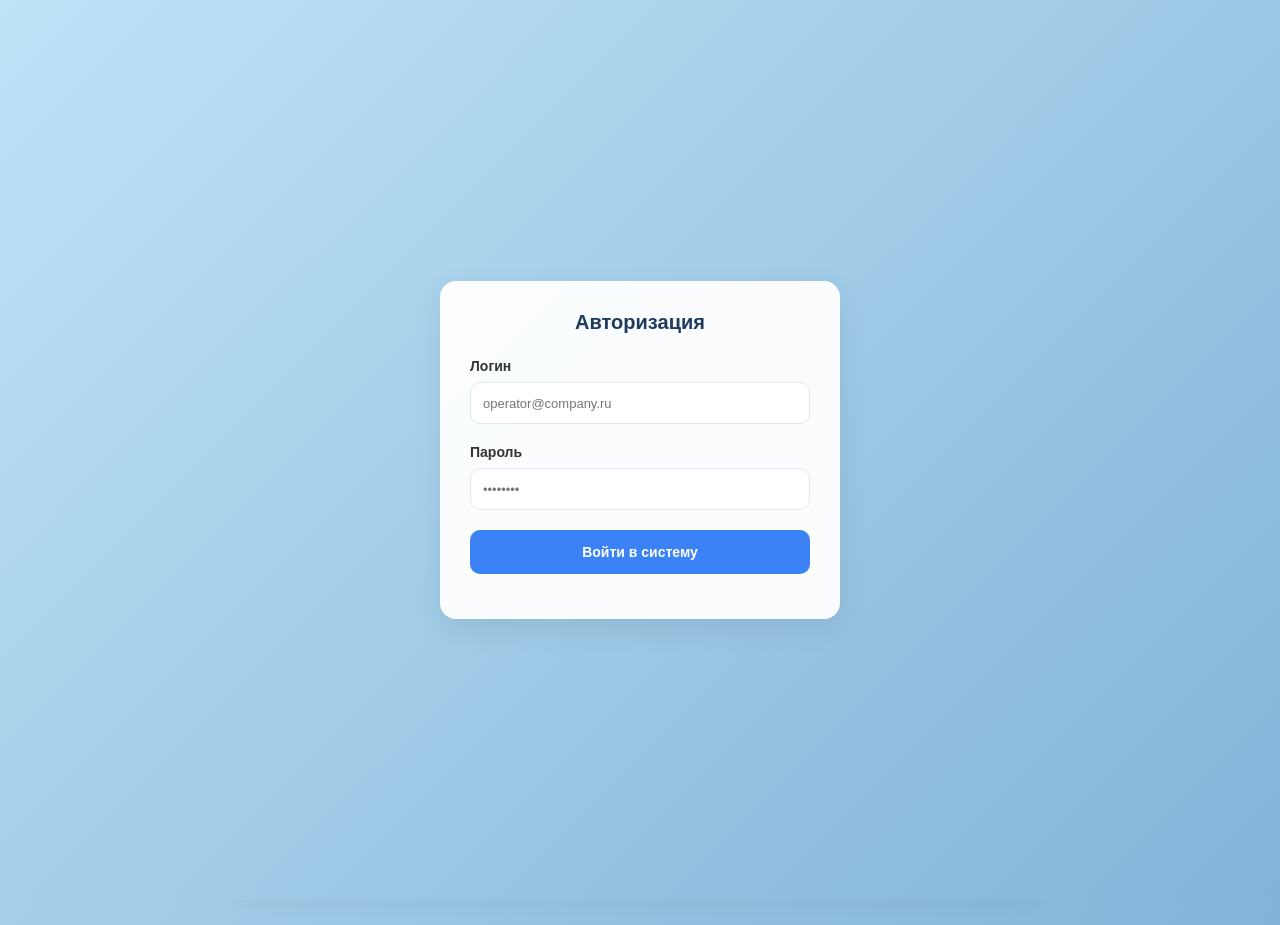
<file: index.html>
<!DOCTYPE html>
<html lang="ru">
<head>
    <meta charset="UTF-8">
    <link rel="icon" type="image/jpeg" href="./favicon.jpg?v=2">
    <link rel="shortcut icon" type="image/jpeg" href="./favicon.jpg?v=2">
    <meta name="viewport" content="width=device-width, initial-scale=1.0">
    <title>My let</title>
    <link rel="stylesheet" href="style.css">
    
    <!-- Дополнительные служебные классы, заменяющие инлайн-стили -->
    <style>
        .flex-row { display: flex; gap: 10px; margin-bottom: 15px; width: 100%; }
        .flex-1 { flex: 1; }
        .flex-2 { flex: 2; }
        .w-100 { width: 100%; }
        .single-line { height: 42px !important; margin-bottom: 0; padding: 10px 12px; }
        .small-label { font-size: 11px !important; color: var(--text-muted) !important; text-transform: uppercase; margin-bottom: 6px; }
        .text-center { text-align: center; }
        .mb-20 { margin-bottom: 20px; }
        .mt-12 { margin-top: 12px; }
        .status-message { margin-top: 15px; font-size: 13px; text-align: center; font-weight: 500; }
        .auth-card { max-width: 400px; margin: auto; }
        .hide { display: none; }
    </style>
</head>
<body>

<!-- ЭКРАН АВТОРИЗАЦИИ -->
<div id="auth-overlay" class="modal-overlay open" style="z-index: 9999; background: var(--bg-main);">
    <div class="app-card auth-card">
        
        <!-- БЛОК ЗАГРУЗКИ: Показывается по умолчанию -->
        <div id="auth-initial-loader" style="text-align: center; padding: 30px 0;">
            <div style="font-size: 32px; margin-bottom: 16px; animation: pulse 1.5s infinite;">⏳</div>
            <h3 style="color: var(--text-main);">Проверка доступа...</h3>
        </div>

        <!-- ФОРМА ТОЛЬКО ДЛЯ ВХОДА -->
        <div id="auth-main-ui" class="hide">
            <h2 id="auth-title" class="app-title">Авторизация</h2>

            <form id="auth-form" onsubmit="event.preventDefault(); handleAuthSubmit();">
                <div class="input-group">
                    <label class="input-label">Логин</label>
                    <input type="email" id="auth-email" class="input-textarea single-line" placeholder="operator@company.ru">
                </div>
                <div class="input-group mb-20">
                    <label class="input-label">Пароль</label>
                    <input type="password" id="auth-password" class="input-textarea single-line" placeholder="••••••••">
                </div>

                <button type="submit" id="auth-submit-btn" class="btn-main btn-primary w-100">Войти в систему</button>
                <div id="auth-status-message" class="status-message"></div>
            </form>
        </div>
        
    </div> <!-- 👈 ВОТ ЭТИ ДВА ТЕГА ТЫ СЛУЧАЙНО УДАЛИЛ -->
</div> <!-- 👈 ТЕПЕРЬ ОНИ НА МЕСТЕ И ОКНО ЗАКРЫТО ПРАВИЛЬНО -->

<!-- ГЛАВНАЯ КАРТОЧКА ПРИЛОЖЕНИЯ -->
<div class="app-card">
    <div class="status-bar-top">
        <span class="status-active">🟢 База городов: активна...</span>
        <span class="status-refresh-btn" onclick="updateDatabase()">🔄 Обновить базу сейчас</span>
    </div>
    
    <h1 class="app-title" id="app-welcome-title">🚌 Добро пожаловать!</h1>
    
    <div class="top-navbar">
        <button id="btn-search-city" onclick="setSearchMode('city')" class="nav-btn active">🏙️ Искать по городу или коду магазина</button>        
        <!-- 🆕 КНОПКА ПЕРЕХОДА В ПЕРЕРЫВЫ (Скрыта по умолчанию) -->
        <button id="btn-go-to-breaks" onclick="window.location.href='breaks.html'" class="nav-btn hide" style="background: rgba(0, 174, 239, 0.1); border: 1px solid rgba(0,174,239,0.4); color: #00aeef; font-weight: bold; margin-left: auto;">
            🎛 Админка
        </button>

        <button id="theme-toggle-btn" onclick="toggleTheme()" class="nav-btn" style="flex: 0 0 auto; width: 44px; padding: 10px 0; font-size: 16px;">🌙</button>
        <button onclick="handleLogout()" class="btn-logout" title="Выйти из системы">🚪 Выйти</button>
    </div>

    <div class="order-management-panel">
        <button onclick="buildOrderProcessingModal()" class="btn-order-action">⚙️ Обработать заказ</button>
        <button onclick="openFloatingModal('modal-waiting-list')" class="btn-order-action" style="position: relative;">
            ⏳ Лист ожидания
            <span id="wl-badge-counter" class="mac-notification-badge hide">0</span>
        </button>
        <button onclick="openFloatingModal('modal-send-form')" class="btn-order-action">✉️ Форма отправки</button>
    </div>

    <!-- Контейнер списков товаров -->
    <div id="lists-container">
        <!-- Блок 1 -->
        <div class="input-group product-list-wrapper" id="group-list-1">
            <div class="flex-header input-group-header">
                <label class="input-label">Товар 1 (Список строк)</label>
                <button class="mac-clear-btn" onclick="clearSpecificProductList(1)" title="Очистить список">×</button>
            </div>
            <textarea id="list-1" class="input-textarea" placeholder="Вставьте первый список строк..."></textarea>
            <div class="flex-row mt-12" style="align-items: center; justify-content: flex-start; margin-bottom: 0;">
                <span class="small-label" style="margin-bottom:0;">🔢 Нужно штук:</span>
                <input type="number" id="stock-filter-1" class="input-textarea single-line" style="width: 100px; padding: 4px 10px;" placeholder="1" min="1">
            </div>
        </div>

        <!-- Блок 2 -->
        <div class="input-group product-list-wrapper" id="group-list-2">
            <div class="flex-header input-group-header">
                <label class="input-label">Товар 2 (Список строк)</label>
                <button class="mac-clear-btn" onclick="clearSpecificProductList(2)" title="Очистить список">×</button>
            </div>
            <textarea id="list-2" class="input-textarea" placeholder="Вставьте второй список строк..."></textarea>
            <div class="flex-row mt-12" style="align-items: center; justify-content: flex-start; margin-bottom: 0;">
                <span class="small-label" style="margin-bottom:0;">🔢 Нужно штук:</span>
                <input type="number" id="stock-filter-2" class="input-textarea single-line" style="width: 100px; padding: 4px 10px;" placeholder="1" min="1">
            </div>
        </div>
    </div>

    <button onclick="addNewList()" class="btn-add">➕ Добавить товар</button>

    <div class="actions-panel">
        <button onclick="startSearch()" class="btn-main btn-primary">🔍 Найти</button>
        <button onclick="resetAllForm()" class="btn-main btn-secondary">🗑 Сбросить</button>
    </div>

    <!-- БЛОК РЕЗУЛЬТАТОВ -->
    <div id="results-section" class="hide">
        <div class="results-card">
            <h3 class="input-label results-title">📊 Результаты анализа:</h3>
            <div id="results-rows-container"></div>

            <div class="geo-block">
                <label class="input-label">📍 Найти ближайший из найденных</label>
                <div class="geo-input-wrapper">
                    <div style="position: relative; flex: 1; width: 100%;">
                        <input type="text" id="geo-search-input" class="input-textarea single-line" style="width: 100%;" placeholder="Введите город, село, деревню клиента..." autocomplete="off">
                        <div id="geo-suggestions" class="suggestions-dropdown hide"></div>
                    </div>
                    <button onclick="findNearestStore()" class="btn-orange">Найти ближайший</button>
                    <button type="button" id="btn-top3" onclick="showTop3Nearest()" class="btn-main btn-secondary" style="flex: none; padding: 0 15px; border-radius: 10px; height: 42px;" title="Показать 3 ближайших города">🏆 Топ-3</button>
                </div>
                <div id="geo-result-output" class="status-message"></div>
            </div>
        </div>
    </div>
</div>

<!-- 🪐 МОДАЛКА 1: ОБРАБОТКА ЗАКАЗА -->
<div id="modal-process-order" class="floating-modal floating-modal-wide hide">
    <div class="floating-modal-header" onmousedown="initModalDrag(event, 'modal-process-order')">
        <span>⚙️ Обработать заказ</span>
        <div class="flex-row" style="width: auto; margin-bottom: 0;">
            <button class="modal-control-btn modal-btn-refresh" onclick="refreshProductContainerOnly()" title="Синхронизировать">🔄</button>
            <button class="modal-control-btn modal-btn-minimize" onclick="minimizeOrderModal()" title="Свернуть">🗕</button>
            <button class="modal-control-btn modal-btn-close" onclick="closeFloatingModal('modal-process-order')" title="Закрыть">🗙</button>
        </div>
    </div>
    <div class="floating-modal-body">
        <div class="modal-columns-container">
            <!-- Левая колонка -->
            <div class="modal-column-left">
              <form autocomplete="new-password" onsubmit="event.preventDefault();">
                <div class="input-group">
                    <label class="input-label small-label">👤 Имя клиента</label>
                    <input type="text" id="script-client-name" class="input-textarea single-line" placeholder="Например: Ольга" oninput="updateLiveScriptText()" autocomplete="off">
                </div>

                <div class="input-group">
                    <label class="input-label small-label">📦 Способ доставки</label>
                    <div class="top-navbar" id="delivery-type-toggle" style="margin-bottom: 0;">
                        <button id="deliv-tab-pvz" onclick="setDeliveryMode('pvz')" class="nav-btn active">🏢 В пункт СДЭК</button>
                        <button id="deliv-tab-courier" onclick="setDeliveryMode('courier')" class="nav-btn">🚗 Курьером</button>
                    </div>
                </div>

                <div class="input-group" id="script-address-group">
                    <label class="input-label small-label" id="script-address-label">📍 Адрес или ПВЗ СДЭК</label>
                    <input type="text" id="script-delivery-address" class="input-textarea single-line" placeholder="Город, улица..." oninput="updateLiveScriptText()" autocomplete="off">
                </div>

                <div class="flex-row">
                    <div class="flex-2">
                        <label class="input-label small-label">👤 ФИО Получателя</label>
                        <input type="text" id="script-rec-fio" class="input-textarea single-line" placeholder="Иванов И.И." oninput="updateLiveScriptText()" autocomplete="off">
                    </div>
                    <div class="flex-1">
                        <label class="input-label small-label">📞 Телефон</label>
                        <input type="text" id="script-rec-phone" class="input-textarea single-line" placeholder="+7 (999)..." oninput="updateLiveScriptText()" autocomplete="off">
                    </div>
                </div>

                <div class="flex-row">
                    <div class="flex-1">
                        <label class="input-label small-label">💰 Стоимость</label>
                        <input type="number" id="script-deliv-price" class="input-textarea single-line" placeholder="0" oninput="updateLiveScriptText()" autocomplete="off">
                    </div>
                    <div class="flex-1">
                        <label class="input-label small-label">⏱️ Срок (Дней)</label>
                        <input type="text" id="script-deliv-days" class="input-textarea single-line" placeholder="2-3 дня" oninput="updateLiveScriptText()" autocomplete="off">
                    </div>
                </div>

                <div class="flex-row">
                    <div class="flex-1 field-active" id="group-script-date">
                        <label class="input-label small-label">📅 Дата оформления</label>
                        <input type="datetime-local" id="script-deliv-date" class="input-textarea single-line w-100" oninput="updateLiveScriptText()">
                    </div>
                    <div class="flex-1 field-muted" id="group-script-order-number">
                        <label class="input-label small-label">🔢 Номер заказа</label>
                        <input type="text" id="script-order-number" class="input-textarea single-line w-100" placeholder="45892" oninput="updateLiveScriptText()">
                    </div>
                </div>

                <div class="input-group hide" id="group-script-manual-store">
                    <label class="input-label small-label" style="color: #ec4899 !important;">🏪 Город и магазин (Вручную)</label>
                    <input type="text" id="script-manual-store" class="input-textarea single-line" placeholder="Москва, ТЦ..." oninput="updateLiveScriptText()">
                </div>

                <label class="input-label small-label" style="color: var(--primary) !important; border-top: 1px dashed var(--border-color); padding-top: 15px;">📦 Список товаров</label>
                <div id="script-products-container"></div>

                <button type="button" onclick="addProductRowToModal()" class="btn-order-action btn-add-modal-product w-100 mt-12 mb-20" style="color: var(--primary);">
                    ➕ Добавить товар в заказ
                </button>
              </form>
            </div>

            <div class="modal-column-divider"></div>

            <!-- Правая колонка -->
            <div class="modal-column-right">
                <div class="flex-row" style="justify-content: space-between; align-items: center; margin-bottom: 8px;">
                    <label class="input-label small-label" style="color: #4338ca !important; margin: 0;">🗣️ Готовый скрипт</label>
                    <label class="script-toggle">
                        <input type="checkbox" id="script-mode-toggle" onchange="handleScriptToggleChange()">
                        <span class="script-toggle-slider"></span>
                    </label>
                </div>
                
                <div id="script-live-output"></div>

                <div class="flex-row" style="margin-bottom: 0;">
                    <button type="button" onclick="openQuickWaitingListModal()" class="btn-main" style="background: #f59e0b; color: white;">⏳ В лист ожидания</button>
                    <button type="button" onclick="copyGeneratedScript(this)" class="btn-main btn-primary">📋 Скопировать в таблицу</button>
                </div>
            </div>
        </div>
    </div>
</div>

<!-- 🪐 МОДАЛКА 2: ФОРМА ОТПРАВКИ -->
<div id="modal-send-form" class="floating-modal shablon-modal-window hide" style="width: 440px;">
    <div class="floating-modal-header" onmousedown="initModalDrag(event, 'modal-send-form')">
        <span>✉️ Шаблоны</span>
        <button type="button" class="modal-close-right" onclick="closeFloatingModal('modal-send-form')"></button>
    </div>
    <div class="floating-modal-body">
        <div id="shablon-list-container" class="shablon-items-wrapper">
            <div class="text-center small-label mt-12">⏳ Загрузка шаблонов...</div>
        </div>
    </div>
</div>

<!-- 🏪 КАРТОЧКА МАГАЗИНА (ПРОСТАЯ МОДАЛКА) -->
<div id="store-modal" class="modal-overlay" onclick="closeModal(event)">
    <div class="modal-content" onclick="event.stopPropagation()">
        <button class="modal-close" onclick="closeModal(null)">×</button>
        <h4 id="modal-store-title" class="input-label">🏪 Карточка магазина</h4>
        <div class="mb-20">
            <span class="small-label">ТОЧНЫЙ АДРЕС ОТГРУЗКИ</span>
            <div class="modal-row">
                <span id="modal-address-text">Загрузка...</span>
                <button onclick="copyText('modal-address-text', this)" class="btn-copy">📋</button>
            </div>
        </div>
        <div class="mb-20">
            <span class="small-label">УНИКАЛЬНЫЙ КОД AXAPTA</span>
            <div class="modal-row">
                <span id="modal-axapta-text">Загрузка...</span>
                <button onclick="copyText('modal-axapta-text', this)" class="btn-copy">📋</button>
            </div>
        </div>
        <button id="modal-btn-select-store" onclick="toggleStoreSelectionFromModal()" class="btn-select-store-modal not-selected">
            🛒 Выбрать этот магазин
        </button>
    </div>
</div>

<!-- 🪐 ОКНО 3: ЛИСТ ОЖИДАНИЯ -->
<div id="modal-waiting-list" class="floating-modal hide">
    <div class="floating-modal-header">
        <span>⏳ Лист ожидания</span>
        <div class="flex-row" style="width: auto; margin-bottom: 0; align-items: center;">
            <div class="mac-search-wrapper">
                <input type="text" id="wl-search-input" class="mac-search-input" placeholder="Поиск по ID..." oninput="filterWaitingList()" autocomplete="off">
                <button type="button" class="mac-search-clear" id="wl-search-clear" onclick="clearWaitingListSearch()">✕</button>
            </div>
            <button class="modal-btn-blue" onclick="toggleAddForm()"></button>
            <button class="modal-close-right" onclick="closeFloatingModal('modal-waiting-list')"></button>
        </div>
    </div>
    
    <div id="wl-add-form-block" class="wl-add-form">
        <div class="wl-form-grid">
            <div class="wl-form-group">
                <label>ID задачи:</label>
                <input type="number" id="wl-input-id" placeholder="Вручную">
            </div>
            <div class="wl-form-group">
                <label>Классификатор:</label>
                <select id="wl-input-classifier">
                    <option value="Ожидаем оформления">Ожидаем оформления</option>
                    <option value="Ожидаем доставку">Ожидаем доставку</option>
                    <option value="Не отвечает">Не отвечает</option>
                    <option value="Не удобно говорить">Не удобно говорить</option>
                </select>
            </div>
            <div class="wl-form-group full-width">
                <label>Комментарий:</label>
                <input type="text" id="wl-input-comment" placeholder="Просил перезвонить...">
            </div>
            <div class="wl-form-group">
                <label>Перезвонить в:</label>
                <input type="datetime-local" id="wl-input-callback">
            </div>
            <div class="wl-form-group">
                <label>Оператор:</label>
                <input type="text" id="wl-input-operator" readonly style="opacity: 0.6;">
            </div>
        </div>
        <div class="wl-form-actions">
            <button type="button" id="wl-btn-delete" class="wl-btn-delete hide" onclick="deleteCurrentEditingTask()">Удалить</button>
            <button type="button" class="wl-btn-save" onclick="saveNewTaskToSupabase()">Сохранить</button>
        </div>
    </div>

    <div class="floating-modal-body">
        <div id="wl-table-container">
            <table class="wl-data-table">
                <thead>
                    <tr>
                        <th>ID задачи</th>
                        <th>Классификатор</th>
                        <th>Комментарий</th>
                        <th>Перезвонить</th>
                        <th>Оператор</th>
                        <th>Статус</th>
                    </tr>
                </thead>
                <tbody id="wl-table-body">
                    <tr><td colspan="6" class="text-center small-label">Загрузка данных...</td></tr>
                </tbody>
            </table>
        </div>
    </div>
</div>

<!-- ПЛАВАЮЩАЯ НАВИГАЦИЯ -->
<div id="scroll-nav" class="scroll-nav">
    <button id="btn-minimized-order" onclick="restoreOrderModal()" class="hide" style="background: #4338ca;">📋</button>
    <button onclick="scrollToTop()">▲</button>
    <button id="btn-scroll-to-nearest" onclick="scrollToNearestCity()" class="hide" style="background: #ea580c;">🏠</button>
    <button onclick="scrollToBottom()">▼</button>
</div>

<!-- 🪐 МИКРО-МОДАЛКА: БЫСТРОЕ ДОБАВЛЕНИЕ В ЛИСТ ОЖИДАНИЯ -->
<div id="modal-quick-wl" class="modal-overlay">
    <div class="modal-content" style="background: var(--bg-card); padding: 0; overflow: hidden; border: 1px solid var(--border-color);">
        <div class="floating-modal-header">
            <span>⏳ Добавить в Лист ожидания</span>
            <button class="modal-close-right" onclick="closeQuickWaitingListModal()"></button>
        </div>
        <div class="floating-modal-body">
            <div class="flex-row">
                <div class="flex-1">
                    <label class="input-label small-label">ID ЗАДАЧИ *</label>
                    <input type="number" id="quick-wl-id" class="input-textarea single-line">
                </div>
                <div class="flex-1">
                    <label class="input-label small-label">КЛАССИФИКАТОР</label>
                    <select id="quick-wl-classifier" class="input-textarea single-line w-100">
                        <option value="Ожидаем оформления">Ожидаем оформления</option>
                        <option value="Ожидаем доставки">Ожидаем доставки</option>
                        <option value="Не отвечает">Не отвечает</option>
                        <option value="Не удобно говорить">Не удобно говорить</option>
                    </select>
                </div>
            </div>
            <div class="mb-20">
                <label class="input-label small-label">КОММЕНТАРИЙ</label>
                <input type="text" id="quick-wl-comment" class="input-textarea single-line w-100">
            </div>
            <div class="flex-row mb-20">
                <div class="flex-1">
                    <label class="input-label small-label">ПЕРЕЗВОНИТЬ В</label>
                    <input type="datetime-local" id="quick-wl-callback" class="input-textarea single-line">
                </div>
                <div class="flex-1">
                    <label class="input-label small-label">ОПЕРАТОР</label>
                    <input type="text" id="quick-wl-operator" class="input-textarea single-line" readonly style="opacity:0.7;">
                </div>
            </div>
            <div class="flex-row" style="justify-content: flex-end; margin-bottom: 0;">
                <button type="button" onclick="closeQuickWaitingListModal()" class="btn-main btn-secondary" style="flex: none; padding: 10px 20px;">Отмена</button>
                <button type="button" id="btn-save-quick-wl" onclick="saveQuickWaitingListTask()" class="btn-main btn-primary" style="flex: none; padding: 10px 20px;">Сохранить</button>
            </div>
        </div>
    </div>
</div>

<script src="./supabase.min.js"></script>
<script src="app.js"></script>

</body>
</html>
</file>
<file: style.css>
/* ========================================================
   🎨 КОРНЕВЫЕ ПЕРЕМЕННЫЕ (СВЕТЛАЯ И ТЁМНАЯ ТЕМЫ)
   ======================================================== */
:root {
    --bg-main: linear-gradient(135deg, #bfe3f7 0%, #a1cbe7 50%, #83b3d8 100%);
    --bg-card: rgba(255, 255, 255, 0.95);
    --bg-modal: #ffffff;
    --bg-element: #f1f5f9;
    --bg-hover: #f8fafc;
    --bg-input: #ffffff;
    
    --text-main: #333333;
    --text-title: #1e3a5f;
    --text-muted: #64748b;
    --text-input: #0f172a;
    
    --border-color: #e2e8f0;
    --shadow-main: 0 10px 30px rgba(0, 0, 0, 0.08);
    
    --primary: #3b82f6;
    --primary-hover: #2563eb;
    --primary-text: #ffffff;
    
    --success: #16a34a;
    --success-bg: #f0fdf4;
    --success-border: #bbf7d0;
    
    --danger: #ef4444;
    --danger-bg: #fee2e2;
    --danger-hover: #dc2626;
    
    --badge-blue-bg: #eff6ff;
    --badge-blue-text: #2563eb;
    --badge-blue-border: #bfdbfe;
    
    --modal-overlay: rgba(0, 0, 0, 0.5);
}

body.dark-mode {
    /* Включаем нативные темные скроллбары браузера */
    color-scheme: dark;
    
    /* 🍎 Нейтральные серые фоны в стиле macOS */
    --bg-main: linear-gradient(135deg, #242424 0%, #121212 100%);
    --bg-card: #1e1e1e; /* Классический фон окна (нейтральный темно-серый) */
    --bg-element: #2d2d2d; /* Фон панелей и кнопок (чуть светлее окна) */
    --bg-hover: rgba(255, 255, 255, 0.1);
    --bg-input: #141414; /* Темные инпуты (утопленные) */
    
    /* 🍎 Системный текст */
    --text-main: #ececec;
    --text-title: #ffffff; /* Нейтрально-белый заголовок */
    --text-muted: #98989d; /* Оригинальный системный серый Apple */
    --text-input: #ffffff;
    
    /* Тонкие границы в стиле Mac */
    --border-color: #38383a; 
    --shadow-main: 0 10px 30px rgba(0, 0, 0, 0.5);
    
    /* 🍎 Оригинальный синий акцент macOS */
    --primary: #0a84ff; 
    --primary-hover: #0070e0;
    --primary-text: #ffffff;
    
    /* 🍎 Оригинальный зеленый macOS */
    --success: #32d74b; 
    --success-bg: rgba(50, 215, 75, 0.15);
    --success-border: #28a745;
    
    /* 🍎 Оригинальный красный macOS */
    --danger: #ff453a; 
    --danger-bg: rgba(255, 69, 58, 0.15);
    --danger-hover: #ff3b30;
    
    /* Плашки магазинов */
    --badge-blue-bg: rgba(10, 132, 255, 0.15);
    --badge-blue-text: #6ea8fe;
    --badge-blue-border: #0a84ff;
    
    /* Фон модалки совпадает с карточками */
    --bg-modal: var(--bg-card);
    --modal-overlay: rgba(0, 0, 0, 0.65);
}

/* ========================================================
   🌐 БАЗОВЫЕ СТИЛИ
   ======================================================== */
html { scroll-behavior: smooth; }

* {
    box-sizing: border-box;
    margin: 0;
    padding: 0;
    font-family: -apple-system, BlinkMacSystemFont, "Segoe UI", Roboto, Helvetica, Arial, sans-serif;
}

body {
    background: var(--bg-main);
    min-height: 100vh;
    display: flex;
    justify-content: center;
    align-items: flex-start;
    padding: 40px 20px;
    color: var(--text-main);
    transition: background 0.3s ease, color 0.3s ease;
}

.app-card {
    background: var(--bg-card);
    width: 100%;
    max-width: 800px;
    border-radius: 16px;
    box-shadow: var(--shadow-main);
    padding: 30px;
}

.app-title {
    text-align: center;
    font-size: 20px;
    font-weight: 700;
    color: var(--text-title);
    margin-bottom: 24px;
    display: flex;
    justify-content: center;
    align-items: center;
    gap: 8px;
}

/* ========================================================
   🛠️ УТИЛИТЫ (Взамен старых инлайн-стилей)
   ======================================================== */
.flex-row { display: flex; gap: 10px; margin-bottom: 15px; width: 100%; }
.flex-1 { flex: 1; min-width: 0; } /* min-width 0 нужен, чтобы инпуты не ломали флекс-сетку */
.flex-2 { flex: 2; min-width: 0; }
.w-100 { width: 100%; }
.single-line { height: 42px !important; margin-bottom: 0 !important; padding: 10px 12px !important; }
.small-label { font-size: 11px !important; color: var(--text-muted) !important; text-transform: uppercase; margin-bottom: 6px; font-weight: 700; display: block; }
.text-center { text-align: center; }
.mb-20 { margin-bottom: 20px; }
.mt-12 { margin-top: 12px; }
.status-message { margin-top: 15px; font-size: 13px; text-align: center; font-weight: 500; }
.auth-card { max-width: 400px; margin: auto; }
.hide { display: none !important; }

/* ========================================================
   🎛️ НАВИГАЦИЯ И СТАТУС-БАРЫ
   ======================================================== */
.status-bar-top {
    display: flex; justify-content: flex-end; align-items: center;
    gap: 14px; font-size: 11px; color: var(--text-muted);
    margin-top: -16px; margin-bottom: 16px;
}

.status-active { display: flex; align-items: center; gap: 6px; color: var(--success); font-weight: 500; }
.status-refresh-btn { color: var(--primary); cursor: pointer; font-weight: 500; }
.status-refresh-btn:hover { text-decoration: underline; }

.top-navbar {
    display: flex; justify-content: center; align-items: center; gap: 10px;
    background: var(--bg-element); padding: 6px; border-radius: 10px; margin-bottom: 24px;
}

.nav-btn {
    flex: 1; border: none; padding: 10px 14px; font-size: 13px; font-weight: 500;
    border-radius: 8px; cursor: pointer; background: transparent; color: var(--text-muted);
    transition: all 0.2s ease; display: flex; justify-content: center; align-items: center; gap: 6px;
}

.nav-btn.active {
    background: var(--primary); color: var(--primary-text);
    box-shadow: 0 2px 8px rgba(0, 0, 0, 0.15);
}

.btn-logout {
    border: none; padding: 10px 14px; font-size: 13px; font-weight: 600;
    border-radius: 8px; cursor: pointer; background: var(--danger-bg);
    color: var(--danger); display: flex; align-items: center; gap: 4px; transition: all 0.2s ease;
}

.btn-logout:hover { background: var(--danger-hover); color: #ffffff; }

/* ========================================================
   🛠️ ПАНЕЛЬ УПРАВЛЕНИЯ ЗАКАЗОМ
   ======================================================== */
.order-management-panel {
    display: flex; 
    gap: 12px; 
    padding: 10px;
    border-radius: 12px; 
    margin-bottom: 24px; 
    border: 1px solid var(--border-color);

    position: sticky;
    top: 10px; 
    z-index: 1000; 
    
    /* 🛠 Светлая тема: полупрозрачный белый/светло-серый фон */
    background: rgba(255, 255, 255, 0.85); 
    backdrop-filter: blur(8px); 
    -webkit-backdrop-filter: blur(8px);
}

/* 🛠 Темная тема: полупрозрачный черный фон */
body.dark-mode .order-management-panel {
    background: rgba(13, 17, 23, 0.85); 
}

.btn-order-action {
    flex: 1; border: 1px solid var(--border-color); padding: 12px 16px; font-size: 13px;
    font-weight: 600; border-radius: 8px; cursor: pointer; background: var(--bg-input);
    color: var(--text-main); transition: all 0.2s ease; display: flex; justify-content: center; gap: 8px;
}

.btn-order-action:hover { background: #6366f1; color: #ffffff; border-color: #6366f1; }
/* ========================================================
   📝 ПОЛЯ ВВОДА И ТОВАРНЫЕ СПИСКИ
   ======================================================== */
.input-group { margin-bottom: 20px; }
.input-label { display: block; font-size: 14px; font-weight: 700; color: var(--text-main); margin-bottom: 8px; }

.input-textarea {
    width: 100%; height: 120px; padding: 12px; border: 1px solid var(--border-color);
    border-radius: 10px; font-size: 13px; background: var(--bg-input); color: var(--text-input);
    resize: vertical; outline: none; transition: border-color 0.2s ease;
}

.input-textarea:focus { border-color: var(--primary); }

.flex-header { display: flex; justify-content: space-between; align-items: center; margin-bottom: 8px; }
.product-list-wrapper { display: flex; flex-direction: column; margin-bottom: 15px; position: relative; }

.mac-clear-btn {
    width: 14px; height: 14px; background-color: #ff5f56; border: 1px solid #e0443e;
    border-radius: 50%; cursor: pointer; color: transparent; opacity: 0; pointer-events: none; transition: opacity 0.25s ease;
}

.product-list-wrapper:not(:has(textarea:placeholder-shown)) .mac-clear-btn { opacity: 1; pointer-events: auto; }

.btn-delete { background: none; border: none; color: var(--danger); font-size: 12px; cursor: pointer; font-weight: 500; }
.btn-add {
    width: 100%; background: var(--success); color: white; border: none; padding: 12px; font-size: 14px;
    font-weight: 600; border-radius: 10px; cursor: pointer; margin-bottom: 16px; display: flex; justify-content: center; gap: 6px;
}

.actions-panel { display: flex; gap: 12px; margin-bottom: 20px; }
.btn-main {
    flex: 1; padding: 14px; font-size: 14px; font-weight: 600;
    border-radius: 10px; border: none; cursor: pointer; text-align: center;
}

/* Добавляем кнопкам плавную анимацию */
.btn-add, .btn-primary, .btn-secondary {
    transition: all 0.2s ease;
}

/* Ховер для кнопки ДОБАВИТЬ ТОВАР */
.btn-add:hover { 
    background: #15803d; /* Чуть темнее зеленого */
    transform: translateY(-2px); /* Кнопка приподнимается */
    box-shadow: 0 4px 12px rgba(22, 163, 74, 0.25); /* Зеленое свечение */
}

/* Ховер для синей кнопки НАЙТИ */
.btn-primary { background: var(--primary); color: white; }
.btn-primary:hover { 
    background: var(--primary-hover); 
    transform: translateY(-2px); 
    box-shadow: 0 4px 12px rgba(59, 130, 246, 0.3); 
}

/* Ховер для серой кнопки СБРОСИТЬ */
.btn-secondary { background: var(--text-muted); color: white; }
.btn-secondary:hover { 
    background: #475569; 
    transform: translateY(-2px); 
    box-shadow: 0 4px 12px rgba(100, 116, 139, 0.2); 
}

/* ========================================================
   📊 РЕЗУЛЬТАТЫ И ТАБЛИЦЫ
   ======================================================== */
.results-card { background: var(--bg-modal); border: 1px solid var(--border-color); border-radius: 12px; padding: 20px; margin-top: 24px; }
.result-row { display: flex; justify-content: space-between; align-items: center; padding: 12px 0; border-bottom: 1px solid var(--bg-element); gap: 16px; }
.result-row:last-child { border-bottom: none; }
.result-city { font-weight: 600; font-size: 14px; color: var(--text-main); }
.clickable-city-title { color: var(--primary); text-decoration: underline; cursor: pointer; }
.badges-container { display: flex; gap: 8px; flex-wrap: wrap; }

.store-badge {
    background: var(--badge-blue-bg); color: var(--badge-blue-text); border: 1px solid var(--badge-blue-border);
    padding: 6px 12px; font-size: 12px; font-weight: 600; border-radius: 20px; cursor: pointer;
}

.store-badge.exact-badge { background: var(--success-bg); color: var(--success); border-color: var(--success-border); }
.store-badge.selected-active { background-color: #4f46e5; color: #ffffff; border: 2px solid #4338ca; }

/* Подсветка города */
.highlight-city { border: 2px solid #ff4b91; background-color: rgba(255, 75, 145, 0.08); border-radius: 12px; padding: 10px; }
.geo-block { margin-top: 20px; padding-top: 20px; border-top: 2px dashed var(--border-color); }
.geo-input-wrapper { display: flex; gap: 10px; margin-top: 10px; }
.btn-orange { background: #ea580c; color: white; border: none; padding: 0 20px; border-radius: 10px; cursor: pointer; font-weight: 600;}

/* Раздельные блоки результатов */
.results-group-block { margin-bottom: 20px; }
.results-group-title { font-size: 13px; font-weight: 700; text-transform: uppercase; padding-bottom: 8px; margin-bottom: 6px; border-bottom: 2px solid var(--border-color); }
.exact-group-title { color: var(--success); border-bottom-color: var(--success-border); }
.soft-group-title { color: var(--primary); border-bottom-color: var(--badge-blue-border); margin-top: 14px; }
.static-code-title { font-weight: 700; color: var(--text-main); }

/* ========================================================
   🪐 ПЛАВАЮЩИЕ И МОДАЛЬНЫЕ ОКНА
   ======================================================== */
.floating-modal {
    position: fixed; background: var(--bg-modal); border-radius: 12px;
    box-shadow: 0 20px 30px rgba(0, 0, 0, 0.35); border: 1px solid var(--border-color);
    z-index: 2000; display: none; flex-direction: column; overflow: hidden;
}

.floating-modal-header {
    padding: 14px 16px; background: var(--bg-element); border-bottom: 1px solid var(--border-color);
    display: flex; justify-content: space-between; align-items: center; cursor: move;
}

.floating-modal-header span { font-size: 14px; font-weight: 700; color: var(--text-main); }
.floating-modal-body { padding: 20px; overflow-y: auto; flex-grow: 1; }

.floating-modal-wide {
    width: 96vw; max-width: 1600px; min-width: 950px;
    height: 85vh; max-height: 900px;
}

/* Колонки внутри широкого окна */
.modal-columns-container {
    display: flex; gap: 24px; width: 100%; height: 100%; flex: 1; min-height: 0;
}
.modal-column-divider { width: 1px; background: var(--border-color); flex-shrink: 0; }
.modal-column-left { flex: 1.1; display: flex; flex-direction: column; height: 100%; overflow-y: auto; padding-right: 8px; }
.modal-column-right { flex: 1.4; display: flex; flex-direction: column; height: 100%; min-height: 0; }

#script-live-output {
    width: 100%; flex: 1; background: var(--bg-hover); padding: 16px;
    border: 1px solid var(--border-color); border-radius: 10px; overflow-y: auto;
    margin-bottom: 12px; white-space: pre-wrap; line-height: 1.6; min-height: 0; color: var(--text-input);
}

.script-product-row {
    background: var(--bg-element); padding: 12px; border-radius: 10px;
    border: 1px solid var(--border-color); margin-bottom: 12px; position: relative;
}

/* Переключатели режимов полей (Скрыто/Активно) */
.field-muted { opacity: 0.35; pointer-events: none; transition: opacity 0.2s ease; }
.field-active { opacity: 1; pointer-events: auto; transition: opacity 0.2s ease; }

/* Кнопки управления окнами macOS */
.modal-control-btn {
    width: 24px; height: 24px; border: none; border-radius: 50%; display: flex;
    align-items: center; justify-content: center; font-size: 11px; cursor: pointer; color: transparent;
}
.floating-modal-header:hover .modal-control-btn { color: rgba(0,0,0,0.6); }
.modal-btn-minimize { background-color: #f59e0b; }
.modal-btn-close { background-color: #ef4444; }
.modal-btn-refresh { background-color: #3b82f6; color: #fff; }

.modal-close-right, .modal-btn-blue {
    width: 24px; height: 24px; background: none; border: none; cursor: pointer; padding: 0;
    display: flex; align-items: center; justify-content: center; position: relative;
}
.modal-close-right::after, .modal-btn-blue::after {
    content: ''; width: 14px; height: 14px; border-radius: 50%; display: block;
}
.modal-btn-blue::after { background-color: #3b82f6; border: 1px solid #1d4ed8; }
.modal-close-right::after { background-color: #ff5f56; border: 1px solid #e0443e; }

/* Обычное модальное окно (Карточка магазина) */
.modal-overlay {
    position: fixed; top: 0; left: 0; right: 0; bottom: 0; background: var(--modal-overlay);
    display: flex; justify-content: center; align-items: center; z-index: 3000; opacity: 0; pointer-events: none; transition: opacity 0.2s;
}
.modal-overlay.open { opacity: 1; pointer-events: auto; }
.modal-content { background: var(--bg-modal); padding: 24px; border-radius: 14px; width: 100%; max-width: 450px; position: relative;}
.modal-close { 
    position: absolute; top: 16px; right: 16px; background: none; border: none; 
    cursor: pointer; padding: 0; display: flex; 
    color: transparent; /* Прячем старый крестик */
}
.modal-close::after {
    content: ''; width: 14px; height: 14px; border-radius: 50%; display: block;
    background-color: #ff5f56; border: 1px solid #e0443e; transition: transform 0.2s ease;
}
.modal-close:hover::after { transform: scale(1.15); }
.modal-row { display: flex; justify-content: space-between; align-items: center; background: var(--bg-hover); padding: 10px 12px; border-radius: 8px; margin-top: 8px; font-size: 13px; }
.btn-copy { background: none; border: none; cursor: pointer; font-size: 14px; }
.btn-select-store-modal { width: 100%; padding: 12px; font-size: 13px; font-weight: 600; border-radius: 8px; border: none; cursor: pointer; margin-top: 15px; }
.btn-select-store-modal.not-selected { background: var(--bg-element); color: var(--text-main); }
.btn-select-store-modal.is-selected { background: var(--success); color: white; }

/* ========================================================
   🔘 ПЕРЕКЛЮЧАТЕЛЬ (ТОГГЛ) И БЕЙДЖИ
   ======================================================== */
.script-toggle { position: relative; display: inline-block; width: 44px; height: 24px; cursor: pointer; flex-shrink: 0; }
.script-toggle input { opacity: 0; width: 0; height: 0; position: absolute; }
.script-toggle-slider {
    position: absolute; top: 0; left: 0; right: 0; bottom: 0;
    background-color: #10b981; border-radius: 24px; transition: 0.25s; box-shadow: inset 0 1px 3px rgba(0,0,0,0.2);
}
.script-toggle-slider::before {
    content: ""; position: absolute; height: 18px; width: 18px; left: 3px; bottom: 3px;
    background-color: #fff; border-radius: 50%; transition: 0.25s; box-shadow: 0 2px 4px rgba(0,0,0,0.25);
}
.script-toggle input:checked + .script-toggle-slider { background-color: #ec4899; box-shadow: 0 0 8px rgba(236, 72, 153, 0.4); }
.script-toggle input:checked + .script-toggle-slider::before { transform: translateX(20px); }

.script-hint-badge {
    display: inline-block; background: var(--bg-element); color: var(--text-muted);
    font-size: 12px; font-weight: 500; padding: 2px 8px; border-radius: 6px; border: 1px dashed var(--border-color); cursor: help; margin-left: 4px; line-height: 1.4;
}
.btn-add-modal-product {
    background: var(--badge-blue-bg) !important; color: var(--primary) !important; border: 1px dashed var(--badge-blue-border) !important;
}

/* ========================================================
   🔍 ПОИСК MacOS
   ======================================================== */
.mac-search-wrapper { position: relative; display: flex; align-items: center; }
.mac-search-input {
    width: 130px; height: 26px; padding: 0 24px 0 26px; background: rgba(0, 0, 0, 0.05);
    border: 1px solid rgba(0, 0, 0, 0.1); border-radius: 6px; color: var(--text-input);
    font-size: 12px; outline: none; transition: width 0.2s;
}
body.dark-mode .mac-search-input { background: rgba(255, 255, 255, 0.08); border-color: rgba(255, 255, 255, 0.12); color: #f8fafc; }
.mac-search-input:focus { width: 170px; border-color: var(--primary); }
.mac-search-clear {
    position: absolute; right: 6px; background: var(--border-color); border: none; color: var(--text-muted);
    width: 14px; height: 14px; border-radius: 50%; display: flex; align-items: center; justify-content: center;
    font-size: 9px; cursor: pointer; opacity: 0;
}
.mac-search-input:focus + .mac-search-clear, .mac-search-wrapper:hover .mac-search-clear { opacity: 1; }

/* ========================================================
   ✉️ ОКНО ШАБЛОНОВ (ФОРМА ОТПРАВКИ)
   ======================================================== */
.shablon-modal-window { border-radius: 16px; background: var(--bg-modal); border: 1px solid var(--border-color); overflow: hidden; }
.shablon-items-wrapper { display: flex; flex-direction: column; gap: 10px; max-height: 420px; overflow-y: auto; padding-right: 2px; }
.shablon-items-wrapper::-webkit-scrollbar { width: 6px; }
.shablon-items-wrapper::-webkit-scrollbar-thumb { background: var(--border-color); border-radius: 4px; }
.shablon-card-btn { width: 100%; padding: 12px 14px; background: var(--bg-input); border: 1px solid var(--border-color); border-radius: 12px; display: flex; align-items: center; justify-content: space-between; cursor: pointer; text-align: left; transition: all 0.2s; }
.shablon-card-btn:hover { background: var(--bg-hover); transform: translateY(-1px); }
.shablon-left-content { display: flex; align-items: center; gap: 10px; }
.shablon-icon-box { width: 32px; height: 32px; border-radius: 8px; background: var(--badge-blue-bg); color: var(--badge-blue-text); display: flex; justify-content: center; align-items: center; }
.shablon-title-text { font-size: 13.5px; font-weight: 600; color: var(--text-main); }
.shablon-hint-tag { font-size: 11px; background: var(--bg-element); color: var(--text-muted); padding: 4px 8px; border-radius: 6px; }
.shablon-card-btn.copied { background: var(--success) !important; border-color: var(--success-border) !important; }
.shablon-card-btn.copied .shablon-title-text, .shablon-card-btn.copied .shablon-icon-box { color: #fff !important; background: transparent !important; }
.shablon-card-btn.copied .shablon-hint-tag { background: rgba(255, 255, 255, 0.2) !important; color: #fff !important; }

/* ========================================================
   ⏳ ЛИСТ ОЖИДАНИЯ И ТАБЛИЦЫ
   ======================================================== */
.wl-add-form { display: none; background: var(--bg-hover); border: 1px solid var(--border-color); border-radius: 8px; padding: 16px; margin: 12px 16px 0 16px; }
.wl-add-form.active { display: block; }
.wl-form-grid { display: grid; grid-template-columns: 1fr 1fr; gap: 12px; }
.wl-form-group { display: flex; flex-direction: column; gap: 4px; }
.wl-form-group.full-width { grid-column: span 2; }
.wl-form-group label { font-size: 12px; color: var(--text-muted); font-weight: 600; }
.wl-form-grid input, .wl-form-grid select { background: var(--bg-input); border: 1px solid var(--border-color); border-radius: 6px; padding: 8px 10px; color: var(--text-input); font-size: 13px; outline: none; }
.wl-form-actions { margin-top: 14px; display: flex; justify-content: flex-end; gap: 8px; }
.wl-btn-save { background: var(--primary); color: #fff; border: none; padding: 8px 16px; border-radius: 6px; font-weight: 600; font-size: 13px; cursor: pointer; }
.wl-btn-delete { background: var(--danger); color: #fff; border: none; padding: 8px 16px; border-radius: 6px; font-weight: 600; font-size: 13px; cursor: pointer; }

.wl-data-table { width: 100%; border-collapse: collapse; }
.wl-data-table th { position: sticky; top: 0; z-index: 10; background: var(--bg-element); color: var(--text-muted); padding: 12px 10px; text-align: left; border-bottom: 2px solid var(--border-color); }
.wl-data-table td { padding: 12px 10px; border-bottom: 1px solid var(--border-color); color: var(--text-main); }
.wl-data-table tbody tr:hover { background: var(--bg-hover); }
.wl-badge { background: var(--badge-blue-bg); color: var(--badge-blue-text); padding: 3px 8px; border-radius: 12px; font-size: 11px; font-weight: 600; }
.wl-id-cell { font-weight: bold; color: var(--primary); cursor: pointer; }
.wl-status-cell { cursor: pointer; }
.wl-status-btn { color: var(--success); font-weight: 600; }
.wl-status-cell:hover .wl-status-btn { color: var(--danger); }

/* ========================================================
   🧭 ПЛАВАЮЩАЯ НАВИГАЦИЯ
   ======================================================== */
.scroll-nav { position: fixed; bottom: 20px; right: 20px; display: flex; flex-direction: column; gap: 10px; z-index: 1000; opacity: 0; pointer-events: none; }
.scroll-nav.visible { opacity: 1; pointer-events: auto; }
.scroll-nav button { width: 45px; height: 45px; border-radius: 50%; border: none; background-color: var(--primary); color: white; font-size: 18px; cursor: pointer; box-shadow: 0 4px 10px rgba(0,0,0,0.2); transition: 0.2s; }
.scroll-nav button:hover { transform: scale(1.1); }

/* ========================================================
   📱 АДАПТИВНОСТЬ (МЕДИАЗАПРОСЫ ДЛЯ МОБИЛОК)
   ======================================================== */
@media (max-width: 768px) {
    body { padding: 10px; }
    .app-card { padding: 15px; }
    .top-navbar, .order-management-panel, .actions-panel, .geo-input-wrapper { flex-direction: column; }
    .nav-btn, .btn-order-action, .btn-main, .geo-input-wrapper input, .geo-input-wrapper button { width: 100%; margin-bottom: 5px; }
    .modal-columns-container { flex-direction: column; }
    .floating-modal-wide { width: 95vw !important; height: 90vh !important; left: 2.5vw !important; top: 5vh !important; min-width: 300px; }
    .result-row { flex-direction: column; align-items: flex-start; }
    .badges-container { width: 100%; }
    #modal-waiting-list { width: 95vw !important; left: 2.5vw !important; }
    #wl-table-container { overflow-x: auto; }
}

/* ========================================================
   🏙️ МОДАЛКА МАГАЗИНОВ ГОРОДА (CITY SHOPS MODAL)
   ======================================================== */
.city-modal-overlay {
    position: fixed; top: 0; left: 0; width: 100%; height: 100%;
    background: var(--modal-overlay); display: flex; align-items: center; justify-content: center;
    z-index: 9999; backdrop-filter: blur(4px); animation: fadeInModal 0.2s ease-out;
}

.city-modal-container {
    background: var(--bg-modal); border: 1px solid var(--border-color); width: 90%; max-width: 500px;
    border-radius: 12px; padding: 20px; box-shadow: var(--shadow-main);
    max-height: 85vh; display: flex; flex-direction: column;
}

.city-modal-header {
    display: flex; justify-content: space-between; align-items: center; margin-bottom: 16px; 
    border-bottom: 1px solid var(--border-color); padding-bottom: 10px;
}

.city-modal-header h3 { margin: 0; color: var(--primary); font-size: 16px; font-weight: 700; }
.city-modal-close-btn { 
    background: transparent; border: none; cursor: pointer; padding: 0; display: flex;
    color: transparent; /* Прячем старый крестик */
}
.city-modal-close-btn::after {
    content: ''; width: 14px; height: 14px; border-radius: 50%; display: block;
    background-color: #ff5f56; border: 1px solid #e0443e; transition: transform 0.2s ease;
}
.city-modal-close-btn:hover::after { transform: scale(1.15); }

.city-modal-body { overflow-y: auto; flex-grow: 1; padding-right: 4px; }

.city-modal-store-card {
    background: var(--bg-hover); border: 1px solid var(--border-color); padding: 14px; 
    border-radius: 8px; margin-bottom: 10px; display: flex; flex-direction: column; gap: 6px; color: var(--text-main);
}
.city-modal-store-card .store-title { font-weight: 700; color: var(--text-title); font-size: 14px; }
.city-modal-store-card .store-address { font-size: 12px; color: var(--text-muted); }

.city-modal-badge { font-size: 11px; padding: 3px 10px; border-radius: 12px; font-weight: 600; display: inline-block; }
.city-modal-badge.available-badge { background-color: var(--badge-blue-bg); color: var(--badge-blue-text); border: 1px solid var(--badge-blue-border); }
.city-modal-badge.selected-badge { background-color: var(--success-bg); color: var(--success); border: 1px solid var(--success-border); }
.city-modal-badge.empty-badge { background-color: var(--danger-bg); color: var(--danger); border: 1px solid var(--danger-hover); }

.city-modal-select-btn {
    margin-top: 6px; border: none; padding: 8px 12px; border-radius: 6px; cursor: pointer; 
    font-size: 12px; font-weight: 600; width: 100%; transition: background 0.15s ease;
}
.city-modal-select-btn.available { background-color: var(--primary); color: var(--primary-text); }
.city-modal-select-btn.available:hover { background-color: var(--primary-hover); }
.city-modal-select-btn.selected { background-color: var(--success); color: white; }
.city-modal-select-btn.disabled { background-color: var(--bg-element); color: var(--text-muted); border: 1px solid var(--border-color); cursor: not-allowed; opacity: 0.8; }

@keyframes fadeInModal { from { opacity: 0; } to { opacity: 1; } }

/* ========================================================
   💡 ТУЛТИПЫ ДЛЯ СКРИПТА
   ======================================================== */
.script-hint-badge {
    position: relative;
    cursor: help;
    display: inline-flex;
    align-items: center;
    justify-content: center;
    margin-left: 6px;
    color: var(--primary);
    font-size: 16px;
    font-style: normal;
}

/* Сама всплывающая подсказка */
.script-hint-badge:hover::after {
    content: attr(data-tooltip);
    position: absolute;
    bottom: 130%;
    left: 50%;
    transform: translateX(-50%);
    background: var(--text-title);
    color: #ffffff;
    padding: 10px 14px;
    border-radius: 8px;
    font-size: 12px;
    font-weight: 500;
    line-height: 1.4;
    white-space: normal;
    width: max-content;
    max-width: 280px;
    text-align: center;
    box-shadow: 0 4px 12px rgba(0, 0, 0, 0.2);
    z-index: 1000;
    pointer-events: none;
}

/* Треугольный хвостик вниз */
.script-hint-badge:hover::before {
    content: '';
    position: absolute;
    bottom: 95%;
    left: 50%;
    transform: translateX(-50%);
    border: 7px solid transparent;
    border-top-color: var(--text-title);
    z-index: 1000;
    pointer-events: none;
}

/* ========================================================
   🍞 ВСПЛЫВАЮЩИЕ УВЕДОМЛЕНИЯ (TOAST)
   ======================================================== */
.toast-notification {
    position: fixed;
    bottom: 40px;
    left: 50%;
    transform: translate(-50%, 20px);
    background: rgba(30, 30, 30, 0.85);
    backdrop-filter: blur(10px);
    -webkit-backdrop-filter: blur(10px);
    color: #ffffff;
    padding: 12px 24px;
    border-radius: 24px;
    font-size: 14px;
    font-weight: 500;
    box-shadow: 0 10px 30px rgba(0, 0, 0, 0.4);
    border: 1px solid rgba(255, 255, 255, 0.1);
    opacity: 0;
    pointer-events: none;
    z-index: 99999;
    transition: opacity 0.3s cubic-bezier(0.16, 1, 0.3, 1), transform 0.3s cubic-bezier(0.16, 1, 0.3, 1);
}

.toast-notification.show {
    opacity: 1;
    transform: translate(-50%, 0);
}

/* ========================================================
   🛠️ ПОДСКАЗКИ В ТЕМНОЙ ТЕМЕ
   ======================================================== */
body.dark-mode .script-hint-badge:hover::after {
    background: #38383a; /* Строгий темно-серый цвет в стиле macOS */
    color: #ffffff;      /* Белый текст */
    border: 1px solid #4d4d4f; /* Тонкая рамка для контраста */
}

body.dark-mode .script-hint-badge:hover::before {
    border-top-color: #38383a; /* Красим треугольный хвостик в тот же серый */
}

/* ========================================================
   🍏 ПРЕМИАЛЬНЫЕ КНОПКИ В СТИЛЕ MACOS (ТЕМНАЯ ТЕМА)
   ======================================================== */

/* 1. Успокаиваем зеленые плашки магазинов (убираем кислотную рамку) */
body.dark-mode {
    --success: #30d158; /* Оригинальный iOS/Mac зеленый */
    --success-bg: rgba(48, 209, 88, 0.12);
    --success-border: rgba(48, 209, 88, 0.25); /* Мягкая, полупрозрачная рамка */
}

/* 2. Большая зеленая кнопка (глубокий, спокойный зеленый) */
body.dark-mode .btn-add {
    background: #248a3d !important; 
    border: 1px solid #1a6b2e !important;
    color: #ffffff !important;
    box-shadow: 0 1px 3px rgba(0,0,0,0.3);
}
body.dark-mode .btn-add:hover {
    background: #2ea043 !important;
}

/* 3. Кнопка "Сбросить всё" (нативный графитовый цвет macOS) */
body.dark-mode .btn-secondary {
    background: #3a3a3c !important;
    border: 1px solid #545456 !important;
    color: #ececec !important;
    box-shadow: 0 1px 3px rgba(0,0,0,0.3);
}
body.dark-mode .btn-secondary:hover {
    background: #444446 !important;
}

/* 4. Оранжевая кнопка "Найти ближайший" (оригинальный Apple Orange) */
body.dark-mode .btn-orange {
    background: #e58600 !important;
    border: 1px solid #cc7700 !important;
    color: #ffffff !important;
    box-shadow: 0 1px 3px rgba(0,0,0,0.3);
}
body.dark-mode .btn-orange:hover {
    background: #ff9f0a !important;
}

/* 5. Плавающие кнопки навигации (добавляем эффект матового стекла) */
body.dark-mode .scroll-nav button {
    background: rgba(10, 132, 255, 0.8) !important;
    backdrop-filter: blur(8px);
    -webkit-backdrop-filter: blur(8px);
    border: 1px solid rgba(255, 255, 255, 0.15) !important;
}

body.dark-mode .scroll-nav button:hover {
    background: rgba(10, 132, 255, 1) !important;
    transform: scale(1.05);
}

/* 🛠 Исключение для домика: возвращаем ему оранжевый цвет в темной теме */
body.dark-mode .scroll-nav #btn-scroll-to-nearest {
    background: rgba(234, 88, 12, 0.8) !important;
}

body.dark-mode .scroll-nav #btn-scroll-to-nearest:hover {
    background: rgba(234, 88, 12, 1) !important;
}

/* ========================================================
   📍 ВЫПАДАЮЩИЙ СПИСОК DADATA
   ======================================================== */
.suggestions-dropdown {
    position: absolute;
    bottom: 100%; /* Выпадает вверх, чтобы не перекрывать кнопку */
    left: 0;
    right: 0;
    background: var(--bg-element);
    border: 1px solid var(--border-color);
    border-radius: 8px;
    margin-bottom: 4px;
    z-index: 1000;
    max-height: 200px;
    overflow-y: auto;
    box-shadow: 0 4px 12px rgba(0,0,0,0.3);
}
.suggestions-dropdown.hide { 
    display: none; 
}
.suggestion-item {
    padding: 10px 12px;
    cursor: pointer;
    font-size: 14px;
    color: var(--text-main);
    border-bottom: 1px solid var(--border-color);
}
.suggestion-item:last-child { 
    border-bottom: none; 
}
.suggestion-item:hover { 
    background: var(--primary); 
    color: #ffffff; 
}

/* ========================================================
   🍏 СТИЛИ ПАНЕЛИ ПЕРЕРЫВОВ (BREAKS APP)
   ======================================================== */
.mac-channel-card {
    max-width: 380px;
    margin: 15vh auto;
    background: var(--bg-card); /* Умный фон карточки */
    border: 1px solid var(--border-color); /* Умная рамка */
    border-radius: 18px;
    padding: 35px 30px;
    text-align: center;
    box-shadow: 0 15px 35px rgba(0, 0, 0, 0.1);
}

.mac-channel-title {
    color: var(--text-main); /* Умный текст */
    font-size: 16px;
    font-weight: 600;
    margin-bottom: 25px;
    letter-spacing: 1px;
    text-transform: uppercase;
}

.btn-mac-channel {
    width: 100%;
    margin-bottom: 12px;
    padding: 15px 20px;
    font-size: 13px;
    font-weight: 600;
    border-radius: 12px;
    cursor: pointer;
    transition: all 0.3s ease;
    background: var(--bg-main); /* Умный фон кнопки */
    border: 1px solid var(--border-color);
    color: var(--text-main);
    display: flex;
    align-items: center;
    justify-content: center;
    gap: 10px;
}

.btn-mac-channel:hover {
    transform: translateY(-2px);
    box-shadow: 0 4px 12px rgba(0,0,0,0.1);
}
.btn-mac-channel:active {
    transform: translateY(1px);
}

/* Цветные акценты при наведении */
.ch-hl:hover { background: rgba(230, 0, 126, 0.1); border-color: var(--primary); color: var(--text-main); }
.ch-live:hover { background: rgba(10, 132, 255, 0.1); border-color: #0a84ff; color: var(--text-main); }
.ch-night:hover { background: rgba(255, 159, 10, 0.1); border-color: #ff9f0a; color: var(--text-main); }

/* ========================================================
   🍏 СЕТКА ИНТЕРВАЛОВ И ТЕГИ (OP UI)
   ======================================================== */
/* Новая просторная шапка */
.mac-header {
    display: flex;
    justify-content: space-between;
    align-items: center;
    padding: 15px 40px;
    background: var(--bg-card);
    backdrop-filter: blur(20px);
    -webkit-backdrop-filter: blur(20px);
    border-bottom: 1px solid var(--border-color);
    position: sticky;
    top: 0;
    z-index: 100;
    box-shadow: 0 4px 20px rgba(0,0,0,0.03);
    width: 100%;
    box-sizing: border-box;
    flex-shrink: 0; 
}

.header-actions-group {
    display: flex;
    gap: 10px;
    align-items: center;
}

/* Просторная сетка, которая занимает оставшуюся высоту */
.slots-grid {
    display: flex;
    gap: 30px;
    justify-content: center;
    max-width: 750px;
    margin: 0 auto;
    flex: 1;         /* Растягиваем на всю доступную высоту */
    min-height: 0;   /* Обязательно для работы скролла внутри flex */
    width: 100%;
}

.slots-col {
    min-width: 340px;
    flex: 1;
    max-width: 400px;
    padding: 24px 20px;
    border-radius: 16px;
    
    /* Светлая тема: матовое стекло macOS */
    background: rgba(255, 255, 255, 0.75);
    backdrop-filter: blur(20px);
    -webkit-backdrop-filter: blur(20px);
    border: 1px solid rgba(255, 255, 255, 0.6);
    box-shadow: 0 20px 40px rgba(0, 0, 0, 0.08), 
                0 4px 12px rgba(0, 0, 0, 0.04);

    display: flex;
    flex-direction: column;
    transition: box-shadow 0.3s ease, transform 0.3s ease;
}

/* Темная тема: строгий глубокий оттенок (без белых вырвиглазных блоков) */
body.dark-mode .slots-col {
    background: var(--bg-card) !important;
    border: 1px solid var(--border-color) !important;
    box-shadow: 0 12px 32px rgba(0, 0, 0, 0.4), 
                0 4px 12px rgba(0, 0, 0, 0.2) !important;
}

.slots-col:hover {
    transform: translateY(-2px);
}

/* Эффект "левитации" при наведении (опционально, но выглядит круто) */
.slots-col:hover {
    box-shadow: 0 16px 48px rgba(0, 0, 0, 0.5), 
                0 6px 16px rgba(0, 0, 0, 0.3);
    transform: translateY(-2px); /* Блок слегка приподнимается */
}

.slots-title {
    text-align: center;
    color: var(--primary);
    margin-top: 0;
    margin-bottom: 8px;
    font-size: 15px;
    font-weight: 700;
    text-transform: uppercase;
    letter-spacing: 1px;
}

.slots-container {
    display: flex;
    flex-direction: column;
    gap: 10px;
    flex: 1;               /* Контейнер занимает всё оставшееся место в колонке */
    overflow-y: auto;      /* Включаем внутренний скролл */
    padding-right: 8px;
}

/* 🪄 МАГИЯ: Элегантный скроллбар (macOS style + мягкий розовый акцент) */
.slots-container::-webkit-scrollbar { 
    width: 6px; 
}

/* Прозрачный трек с небольшими отступами от краев */
.slots-container::-webkit-scrollbar-track { 
    background: transparent; 
    margin: 10px 0; 
}

/* Сам ползунок: в спокойном состоянии почти незаметный */
.slots-container::-webkit-scrollbar-thumb {
    background: rgba(130, 130, 140, 0.15);
    border-radius: 10px;
}

/* При наведении (или использовании) он становится приятно-розовым */
.slots-container::-webkit-scrollbar-thumb:hover { 
    background: rgba(230, 0, 126, 0.35); 
}

.mac-slot {
    padding: 14px 12px;
    text-align: center;
    border: 1px solid var(--border-color);
    border-radius: 12px;
    font-size: 14px;
    font-weight: 600;
    cursor: pointer;
    position: relative;
    transition: all 0.2s ease;
    color: var(--text-main);
    background: var(--bg-main);
}

.mac-slot:hover {
    border-color: var(--primary);
    background: rgba(230, 0, 126, 0.05);
    transform: translateY(-2px);
    box-shadow: 0 4px 10px rgba(230, 0, 126, 0.1);
}

.mac-slot.booked {
    opacity: 0.35;
    border-style: dashed;
    cursor: not-allowed;
    pointer-events: none;
}

.mac-slot:hover,

.mac-slot.my {
    border-color: #00aeef;
    color: #00aeef;
    background: rgba(0, 174, 239, 0.05);
    border-width: 2px;
    transform: none;
    box-shadow: none;
    z-index: 10;
}

.my-tag {
    display: inline-flex;
    align-items: center;
    gap: 8px; /* Отступ между временем и крестиком */
    padding: 8px 14px 8px 18px; /* Чуть меняем паддинг для симметрии */
    padding: 8px 18px;
    background: var(--bg-card); /* Умный фон, адаптируется под тему */
    border: 1px solid var(--primary); /* Голубая окантовка */
    border-radius: 20px;
    color: var(--text-main); /* Умный текст, читается всегда */
    font-size: 14px;
    font-weight: 600;
    box-shadow: 0 4px 10px rgba(0, 0, 0, 0.05);
    cursor: pointer;
    transition: all 0.2s ease;
}

/* 🍎 Кнопка отмены в стиле macOS (появляется внутри тега) */
.tag-close-btn {
    display: flex;
    align-items: center;
    justify-content: center;
    width: 18px;
    height: 18px;
    border-radius: 50%;
    background: rgba(130, 130, 140, 0.2);
    color: var(--text-main);
    font-size: 10px;
    font-weight: bold;
    cursor: pointer;
    border: none;
    transition: all 0.2s ease;
    line-height: 1;
}

/* Ховер - загорается красным */
.tag-close-btn:hover {
    background: #ff5f56; /* Классический красный macOS */
    color: #fff;
    transform: scale(1.1);
}

/* 🪄 МАГИЯ: Если перерыв отгулян (ФИНИШ), крестик просто исчезает */
.my-tag.finished .tag-close-btn {
    display: none;
}

/* Эффект при наведении (подсказывает, что можно кликнуть) */
.my-tag:hover {
    transform: translateY(-2px);
    box-shadow: 0 6px 15px rgba(0, 174, 239, 0.15);
    background: rgba(0, 174, 239, 0.05);
}

/* Состояние ФИНИШ (перерыв использован) */
.my-tag.finished {
    border-color: #ff4d4d;
    color: #ff4d4d;
    background: rgba(255, 77, 77, 0.05);
    text-decoration: line-through;
    opacity: 0.7;
    pointer-events: none; /* Отключаем повторные клики */
    box-shadow: none;
    transform: none;
}

/* ========================================================
   🍏 КАРКАС И КНОПКИ ШАПКИ (OP UI)
   ======================================================== */
/* Фиксация приложения на 100% экрана без внешнего скролла */
.app-fullscreen-wrapper {
    position: fixed;
    top: 0;
    left: 0;
    right: 0;
    bottom: 0;
    overflow: hidden;
    display: flex;
    flex-direction: column;
    background: var(--bg-main); /* Фон подтягивается из текущей темы */
}

/* Область дашборда (занимает всё оставшееся место) */
.dashboard-flex-area {
    flex: 1;
    display: flex;
    flex-direction: column;
    padding: 25px 20px;
    min-height: 0;
}

/* Контейнер для тегов */
.tags-wrapper {
    display: flex;
    flex-wrap: wrap;
    gap: 12px;
    justify-content: center;
    margin-bottom: 25px;
    min-height: 40px;
    flex-shrink: 0;
}

/* Кнопка темы */
.btn-theme-toggle {
    background: none;
    border: 1px solid var(--border-color);
    color: var(--text-main);
    padding: 6px 12px;
    font-size: 16px;
    border-radius: 8px;
    cursor: pointer;
    transition: 0.2s;
}

/* Кнопка выхода */
.btn-mac-logout {
    background: rgba(255,77,77,0.1);
    color: #ff4d4d;
    border: 1px solid #ff4d4d;
    padding: 8px 20px;
    font-size: 13px;
    border-radius: 8px;
    font-weight: bold;
    cursor: pointer;
    transition: 0.2s;
}

.btn-mac-logout:hover {
    background: #ff4d4d;
    color: #fff;
}

/* Кнопка возврата к выбору канала */
.btn-back-channel {
    background: none;
    border: 1px solid var(--border-color);
    color: var(--text-main);
    padding: 6px 10px;
    font-size: 14px;
    border-radius: 8px;
    cursor: pointer;
    transition: 0.2s;
}

.btn-back-channel:hover {
    border-color: var(--primary);
    background: rgba(230, 0, 126, 0.05);
}

/* ========================================================
   🗑️ КНОПКА "ОЧИСТИТЬ ВСЁ"
   ======================================================== */
.btn-clear-all {
    background: none;
    border: 1px solid var(--border-color);
    color: var(--text-main);
    padding: 6px 12px;
    font-size: 14px;
    border-radius: 8px;
    cursor: pointer;
    transition: 0.2s;
}

.btn-clear-all:hover {
    border-color: #ff5f56; /* Красный маковский цвет */
    background: rgba(255, 95, 86, 0.1);
    color: #ff5f56;
}

/* ========================================================
   🎯 ЦЕНТРИРОВАНИЕ ЗАГОЛОВКА И СЧЕТЧИКИ
   ======================================================== */
.channel-display-title {
    position: absolute;
    left: 50%;
    transform: translateX(-50%);
    font-weight: 700;
    color: #00aeef;
    font-size: 15px;
    letter-spacing: 1px;
    text-transform: uppercase;
    white-space: nowrap; /* Чтобы текст не переносился */
}

.slots-counter {
    text-align: center;
    font-size: 12px;
    color: var(--text-muted);
    margin-bottom: 15px;
    font-weight: 500;
    transition: color 0.3s ease;
}

/* ========================================================
   ⏱️ ФУЛЛСКРИН ТАЙМЕР (ОВЕРЛЕЙ)
   ======================================================== */
.fullscreen-timer-wrapper {
    position: fixed;
    top: 0;
    left: 0;
    width: 100vw;
    height: 100vh;
    background: rgba(20, 20, 25, 0.85); /* Темный полупрозрачный фон */
    backdrop-filter: blur(8px); /* Красивое размытие всего интерфейса */
    -webkit-backdrop-filter: blur(8px);
    z-index: 99999; /* Поверх вообще всего */
    display: flex;
    align-items: center;
    justify-content: center;
    flex-direction: column;
    color: #fff;
    text-align: center;
    transition: opacity 0.3s ease;
}

/* Утилита для скрытия */
.fullscreen-timer-wrapper.hide {
    display: none;
    opacity: 0;
}

.timer-title {
    font-size: 24px;
    letter-spacing: 6px;
    color: #00aeef;
    font-weight: 700;
    margin-bottom: 20px;
}

.timer-time {
    font-size: 140px;
    font-weight: 800;
    line-height: 1;
    margin-bottom: 20px;
    font-family: 'Courier New', Courier, monospace; /* Моноширинный шрифт, чтобы цифры не прыгали */
    text-shadow: 0 0 30px rgba(0, 174, 239, 0.4); /* Неоновое свечение */
}

.timer-slot {
    font-size: 20px;
    color: var(--text-muted);
    background: rgba(255, 255, 255, 0.05);
    padding: 10px 24px;
    border-radius: 30px;
    display: inline-block;
    border: 1px solid rgba(255, 255, 255, 0.1);
}

/* Кнопка досрочного завершения */
.btn-end-early {
    margin-top: 40px;
    background: rgba(255, 95, 86, 0.1);
    border: 1px solid rgba(255, 95, 86, 0.4);
    color: #ff5f56;
    padding: 12px 24px;
    font-size: 14px;
    font-weight: bold;
    border-radius: 8px;
    cursor: pointer;
    transition: all 0.2s ease;
}

.btn-end-early:hover {
    background: rgba(255, 95, 86, 0.2);
    border-color: #ff5f56;
    transform: scale(1.05);
}

/* ========================================================
   👑 ПАНЕЛЬ АДМИНА
   ======================================================== */
.admin-controls-card {
    background: var(--bg-secondary);
    border: 1px solid var(--border-color);
    border-radius: 16px;
    padding: 15px 20px;
    display: flex;
    justify-content: space-between;
    align-items: center;
    margin-bottom: 20px;
    box-shadow: 0 4px 12px rgba(0,0,0,0.1);
}

.admin-tabs {
    display: flex;
    gap: 10px;
}

.admin-tab {
    background: rgba(255, 255, 255, 0.05);
    border: 1px solid transparent;
    color: var(--text-muted);
    padding: 8px 16px;
    border-radius: 8px;
    font-weight: 600;
    cursor: pointer;
    transition: all 0.2s;
}

.admin-tab.active {
    background: rgba(255, 95, 86, 0.15);
    border-color: #ff5f56;
    color: #ff5f56;
}

.admin-actions {
    display: flex;
    gap: 10px;
}

.btn-admin-action {
    background: transparent;
    border: 1px solid var(--border-color);
    color: var(--text-main);
    padding: 8px 16px;
    border-radius: 8px;
    cursor: pointer;
    font-weight: 500;
    transition: all 0.6s cubic-bezier(0.25, 0.8, 0.25, 1) !important; 
}

.btn-admin-action:hover {
    background-color: rgba(227, 0, 79, 0.08) !important; /* Едва заметная розовая заливка (8% непрозрачности) */
    color: #e3004f !important; /* Фирменный розовый акцент для текста */
    border-color: rgba(227, 0, 79, 0.3) !important; /* Нежная рамка */
    box-shadow: 0 4px 15px rgba(227, 0, 79, 0.1) !important; /* Мягкое маковское свечение вокруг */
}

/* Доска мониторинга */
.admin-monitor-board {
    background: var(--bg-secondary);
    border: 1px solid var(--border-color);
    border-radius: 16px;
    overflow: hidden;
}

.monitor-header {
    display: flex;
    padding: 15px 20px;
    border-bottom: 1px solid var(--border-color);
    font-size: 12px;
    text-transform: uppercase;
    color: var(--text-muted);
    font-weight: 700;
}

.monitor-row {
    display: flex;
    padding: 15px 20px;
    border-bottom: 1px solid rgba(255,255,255,0.02);
    align-items: center;
}

.monitor-row:last-child {
    border-bottom: none;
}

.col-op {
    width: 200px;
    flex-shrink: 0;
}

.op-name {
    font-weight: 700;
    color: #ff5f56;
    margin-bottom: 4px;
}

.op-time {
    font-size: 12px;
    color: var(--text-muted);
}

.col-slots {
    flex: 1;
    display: flex;
    align-items: center;
    gap: 12px;
}

.btn-kick-op {
    background: rgba(255, 95, 86, 0.1);
    color: #ff5f56;
    border: 1px solid rgba(255, 95, 86, 0.3);
    width: 28px;
    height: 28px;
    border-radius: 6px;
    display: flex;
    align-items: center;
    justify-content: center;
    cursor: pointer;
    font-weight: bold;
    flex-shrink: 0;
}

.btn-kick-op:hover {
    background: #ff5f56;
    color: #fff;
}

.slots-wrap {
    display: flex;
    flex-wrap: wrap;
    gap: 8px;
}

/* Статусы слотов (Твоя старая цветовая схема, но современная) */
.adm-slot {
    padding: 6px 12px;
    border-radius: 20px;
    font-size: 13px;
    font-weight: 600;
}

.adm-slot.booked {
    background: rgba(0, 174, 239, 0.1);
    color: #00aeef;
    border: 1px solid rgba(0, 174, 239, 0.3);
}

.adm-slot.done {
    background: transparent;
    color: #ff5f56;
    border: 1px solid rgba(255, 95, 86, 0.3);
    text-decoration: line-through;
    opacity: 0.6;
}

.adm-slot.active {
    background: rgba(236, 72, 153, 0.2);
    color: #ec4899;
    border: 1px solid #ec4899;
    box-shadow: 0 0 15px rgba(236, 72, 153, 0.4);
    animation: pulse-neon 2s infinite;
}

@keyframes pulse-neon {
    0% { box-shadow: 0 0 5px rgba(236, 72, 153, 0.2); }
    50% { box-shadow: 0 0 15px rgba(236, 72, 153, 0.6); }
    100% { box-shadow: 0 0 5px rgba(236, 72, 153, 0.2); }
}

/* ========================================================
   👑 СТИЛИЗАЦИЯ ПАНЕЛИ АДМИНА (ПЛОТНЫЕ ОКНА)
   ======================================================== */

/* Верхняя панель управления и доска мониторинга в светлой теме */
.admin-controls-card,
.admin-monitor-board {
    background: #ffffff; /* Плотный белый фон для светлой темы */
    border: 1px solid rgba(0, 0, 0, 0.08);
    box-shadow: 0 12px 32px rgba(0, 0, 0, 0.08), 
                0 2px 8px rgba(0, 0, 0, 0.04);
}

/* Строки внутри доски мониторинга */
.monitor-row {
    border-bottom: 1px solid rgba(0, 0, 0, 0.05);
}

.monitor-row:hover {
    background: rgba(0, 0, 0, 0.015); /* Легкий подсвет строки при наведении */
}

/* Вкладки и кнопки в шапке админки */
.admin-tab {
    background: rgba(0, 0, 0, 0.04);
    color: var(--text-muted);
}

.admin-tab:hover {
    background: rgba(0, 0, 0, 0.07);
    color: var(--text-main);
}

.btn-admin-action {
    background: rgba(0, 0, 0, 0.03);
    border-color: rgba(0, 0, 0, 0.1);
}


/* 🌙 ТЕМНАЯ ТЕМА ДЛЯ АДМИНКИ */
body.dark-mode .admin-controls-card,
body.dark-mode .admin-monitor-board {
    background: var(--bg-secondary, rgba(255, 255, 255, 0.03));
    border: 1px solid var(--border-color, rgba(255, 255, 255, 0.05));
    box-shadow: 0 12px 32px rgba(0, 0, 0, 0.4), 
                0 4px 12px rgba(0, 0, 0, 0.2);
}

body.dark-mode .monitor-row {
    border-bottom: 1px solid rgba(255, 255, 255, 0.03);
}

body.dark-mode .monitor-row:hover {
    background: rgba(255, 255, 255, 0.02);
}

body.dark-mode .admin-tab {
    background: rgba(255, 255, 255, 0.05);
}

body.dark-mode .btn-admin-action {
    background: transparent;
    border-color: var(--border-color);
}

/* ========================================================
   👑 ШАПКА АДМИНКИ (ЧИСТЫЙ CSS)
   ======================================================== */
.admin-header-left {
    display: flex;
    align-items: center;
    gap: 15px;
}

.admin-logo {
    font-weight: 800;
    color: #ff5f56;
    letter-spacing: 1px;
    font-size: 18px;
}

/* ========================================================
   ⚙️ РЕДАКТОР ИНТЕРВАЛОВ И УНИКАЛЬНЫЕ СЛОТЫ
   ======================================================== */
.ie-slot-item {
    display: flex;
    justify-content: space-between;
    align-items: center;
    padding: 8px 14px;
    background: var(--bg-element);
    border: 1px solid var(--border-color);
    border-radius: 8px;
    margin-bottom: 6px;
    font-size: 13px;
    font-weight: 600;
    color: var(--text-main);
    transition: 0.2s;
}

.ie-slot-item:hover {
    background: var(--bg-hover);
}

.ie-btn-delete {
    background: rgba(239, 68, 68, 0.1);
    color: #ef4444;
    border: none;
    border-radius: 6px;
    width: 26px;
    height: 26px;
    display: flex;
    align-items: center;
    justify-content: center;
    cursor: pointer;
    transition: 0.2s;
}

.ie-btn-delete:hover {
    background: #ef4444;
    color: white;
}

/* 🦄 Оформление уникальных слотов (Везде) */
.mac-slot.unique-slot,
.ie-slot-item.unique-slot {
    background: rgba(168, 85, 247, 0.08) !important;
    color: #9333ea !important;
    border: 1px dashed #a855f7 !important;
}

body.dark-mode .mac-slot.unique-slot,
body.dark-mode .ie-slot-item.unique-slot {
    background: rgba(168, 85, 247, 0.15) !important;
    color: #c084fc !important;
    border-color: #a855f7 !important;
}

/* Перебиваем стили при наведении на уникальный слот */
.mac-slot.unique-slot:hover,
.mac-slot.unique-slot.my {
    background: rgba(168, 85, 247, 0.2) !important;
    border: 2px solid #a855f7 !important;
    color: #c084fc !important;
}
/* ========================================================
   👥 ПАНЕЛЬ УПРАВЛЕНИЯ АККАУНТАМИ (АДМИН)
   ======================================================== */
.account-card-row {
    display: flex;
    justify-content: space-between;
    align-items: center;
    background: var(--bg-element);
    border: 1px solid var(--border-color);
    border-radius: 10px;
    padding: 12px 16px;
    margin-bottom: 8px;
    transition: background 0.2s ease;
}

.account-card-row:hover {
    background: var(--bg-hover);
}

.account-info-main {
    display: flex;
    flex-direction: column;
    gap: 3px;
}

.account-name-text {
    font-size: 14px;
    font-weight: 700;
    color: var(--text-main);
}

.account-sub-text {
    font-size: 12px;
    color: var(--text-muted);
}

.account-actions-side {
    display: flex;
    align-items: center;
    gap: 12px;
}

.status-pill {
    display: inline-flex;
    align-items: center;
    padding: 4px 10px;
    border-radius: 20px;
    font-size: 11px;
    font-weight: 700;
    letter-spacing: 0.5px;
}

.status-pill.confirmed {
    background: var(--success-bg);
    color: var(--success);
    border: 1px solid var(--success-border);
}

.status-pill.pending {
    background: var(--danger-bg);
    color: var(--danger);
    border: 1px solid var(--danger);
}

.btn-status-toggle {
    padding: 7px 14px;
    border-radius: 6px;
    font-size: 12px;
    font-weight: 600;
    cursor: pointer;
    border: none;
    transition: all 0.2s ease;
}

.btn-status-toggle.confirm {
    background: var(--success);
    color: #ffffff;
}

.btn-status-toggle.revoke {
    background: rgba(239, 68, 68, 0.1);
    color: #ef4444;
    border: 1px solid rgba(239, 68, 68, 0.3);
}

.btn-status-toggle.revoke:hover {
    background: #ef4444;
    color: #ffffff;
}

/* 🗑️ Эффект удаления интервала в админке */
.admin-deletable-slot {
    cursor: pointer;
    transition: all 0.2s ease !important;
}
.admin-deletable-slot:hover {
    background-color: rgba(255, 95, 86, 0.15) !important;
    color: #ff5f56 !important;
    border-color: rgba(255, 95, 86, 0.4) !important;
    text-decoration: line-through !important;
}

/* 🚨 Анимация завершения перерыва */
@keyframes pulseDangerBtn {
    0% { transform: scale(1); box-shadow: 0 0 0 0 rgba(255, 95, 86, 0.7); }
    70% { transform: scale(1.05); box-shadow: 0 0 0 15px rgba(255, 95, 86, 0); }
    100% { transform: scale(1); box-shadow: 0 0 0 0 rgba(255, 95, 86, 0); }
}

.btn-pulse-danger {
    background-color: #ff5f56 !important;
    color: white !important;
    border-color: #ff5f56 !important;
    animation: pulseDangerBtn 1.5s infinite;
}

/* =========================================
   ШАПКА ПРИЛОЖЕНИЯ (HEADER)
   ========================================= */
.mac-header-left {
    display: flex;
    align-items: center;
    gap: 15px;
}

.mac-logo {
    font-weight: 800;
    color: var(--primary);
    letter-spacing: 1px;
    font-size: 18px;
}

.mac-divider {
    height: 18px;
    border-left: 2px solid var(--border-color);
}

.header-info {
    color: var(--text-muted);
    font-size: 14px;
    font-weight: 500;
}

.header-id-value {
    color: var(--text-main);
    font-weight: 700;
}

/* Блок личной статистики оператора */
.op-stats-hover {
    position: absolute;
    top: 65px; /* Отступ от верхней шапки */
    left: 20px;
    font-size: 12px;
    color: var(--text-muted);
    opacity: 0.15; /* Еле видно по умолчанию */
    transition: all 0.3s ease;
    z-index: 100;
    padding: 10px 15px;
    border-radius: 8px;
    background: transparent;
    cursor: default;
}

/* Эффект при наведении */
.op-stats-hover:hover {
    opacity: 1;
    color: var(--text-main);
    background: var(--bg-element);
    box-shadow: 0 4px 12px rgba(0,0,0,0.15);
    border: 1px solid var(--border-color);
}

/* Выделение самих цифр */
.op-stats-hover span {
    font-weight: 700;
    color: #00aeef; /* Твой фирменный синий цвет */
}

/* Кнопка сброса в стиле macOS (Белая, при наведении — красная) */
.btn-mac-danger {
    background: transparent;
    border: 1px solid var(--border-color);
    color: var(--text-main);
    padding: 6px 14px;
    border-radius: 6px;
    font-size: 12px;
    font-weight: 600;
    cursor: pointer;
    transition: all 0.2s ease;
    display: inline-flex;
    align-items: center;
    gap: 6px;
}

.btn-mac-danger:hover {
    background: #ff5f56;
    border-color: #ff5f56;
    color: #ffffff;
    box-shadow: 0 2px 8px rgba(255, 95, 86, 0.3);
}

.btn-mac-danger:active {
    transform: scale(0.97);
}

/* Живой ховер для круглых кнопок с иконками (Обновление и Тема) */
.btn-theme-toggle {
    background: transparent;
    border: 1px solid var(--border-color);
    color: var(--text-main);
    cursor: pointer;
    transition: all 0.2s ease;
}

.btn-theme-toggle:hover {
    background: var(--bg-element);
    border-color: var(--primary);
    box-shadow: 0 2px 8px rgba(0, 174, 239, 0.2);
    transform: translateY(-1px);
}

.btn-theme-toggle:active {
    transform: scale(0.95);
}

/* ========================================================
   🔴 БЕЙДЖ УВЕДОМЛЕНИЙ MACOS (ДЛЯ ЛИСТА ОЖИДАНИЯ)
   ======================================================== */
.mac-notification-badge {
    position: absolute;
    top: -8px;
    right: -8px;
    background-color: #ff3b30; /* Оригинальный красный macOS */
    color: #ffffff;
    font-size: 11px;
    font-weight: 700;
    padding: 2px 6px;
    border-radius: 12px;
    min-width: 22px;
    text-align: center;
    box-shadow: 0 2px 6px rgba(255, 59, 48, 0.4);
    border: 2px solid var(--bg-input); /* Окантовка сливается с кнопкой */
    z-index: 10;
    transition: transform 0.2s cubic-bezier(0.175, 0.885, 0.32, 1.275);
}

/* ========================================================
   📊 МОДАЛКА ЛИЧНОЙ СТАТИСТИКИ ОПЕРАТОРА
   ======================================================== */
.modal-content-stats {
    width: 100%; /* Защита от сжатия */
    max-width: 800px;
    height: 80vh; /* 🛠 Жестко фиксируем высоту на 80% экрана */
    display: flex;
    flex-direction: column;
    gap: 15px;
}

.stats-header {
    display: flex;
    justify-content: space-between;
    align-items: center;
    margin-bottom: 5px;
}

.stats-title {
    font-size: 18px;
    margin: 0;
    color: var(--text-title);
}

.stats-summary-box {
    display: flex;
    gap: 15px;
    margin-bottom: 10px;
}

.stats-badge-shift {
    background: rgba(0, 174, 239, 0.1);
    border: 1px solid rgba(0, 174, 239, 0.3);
    padding: 10px 15px;
    border-radius: 8px;
    color: #00aeef;
    font-weight: 600;
}

.stats-badge-month {
    background: rgba(168, 85, 247, 0.1);
    border: 1px solid rgba(168, 85, 247, 0.3);
    padding: 10px 15px;
    border-radius: 8px;
    color: #a855f7;
    font-weight: 600;
}

.stats-val {
    color: var(--text-main);
    font-weight: 700;
}

.stats-table-wrapper {
    overflow-y: auto;
    flex: 1;
    min-height: 0; /* 🛠 Секретный хак Flexbox: не дает контенту разорвать окно */
    border: 1px solid var(--border-color);
    border-radius: 10px;
    background: var(--bg-element);
}

.stats-table {
    width: 100%;
    border-collapse: collapse;
    text-align: left;
    font-size: 13px;
}

.stats-table th {
    position: sticky;
    top: 0;
    background: var(--bg-element);
    z-index: 10;
    font-size: 11px;
    text-transform: uppercase;
    padding: 10px;
}

.stats-table td {
    padding: 10px;
}

.stats-row {
    border-bottom: 1px solid var(--border-color);
    background: var(--bg-card);
}

/* ========================================================
   🗄️ МОДАЛКА ПАНЕЛИ ЛОГОВ (АДМИН)
   ======================================================== */
.modal-content-logs {
    width: 100%;
    max-width: 1000px;
    height: 85vh; /* 🛠 Жестко фиксируем высоту админки */
    display: flex;
    flex-direction: column;
    gap: 15px;
}

.logs-header {
    display: flex;
    justify-content: space-between;
    align-items: center;
    margin-bottom: 5px;
}

.logs-title {
    font-size: 18px;
    margin: 0;
    color: var(--text-title);
}

.logs-controls-panel {
    display: flex;
    gap: 15px;
    align-items: flex-end;
    background: var(--bg-hover);
    padding: 15px;
    border-radius: 12px;
    border: 1px solid var(--border-color);
    flex-wrap: wrap;
}

.logs-date-col {
    flex: 1;
    min-width: 130px;
}

.logs-date-input {
    padding: 0 10px;
    cursor: pointer;
}

.logs-search-wrapper {
    flex: 2;
    min-width: 220px;
    margin-bottom: 0;
}

.logs-search-input {
    width: 100%;
    box-sizing: border-box;
    height: 42px;
    border-radius: 10px;
    font-size: 13px;
}

.logs-search-clear {
    top: 50%;
    transform: translateY(-50%);
    right: 10px;
}

.logs-btn-download {
    padding: 0 20px;
    height: 42px;
    background: #00aeef;
    color: white;
    border: none;
    border-radius: 10px;
    font-weight: 600;
    cursor: pointer;
    flex: none;
}

.logs-btn-delete {
    padding: 0 20px;
    height: 42px;
    background: rgba(239, 68, 68, 0.1);
    color: #ef4444;
    border: 1px solid rgba(239, 68, 68, 0.3);
    border-radius: 10px;
    font-weight: 600;
    cursor: pointer;
    flex: none;
}

/* ========================================================
   ВЫПАДАЮЩИЙ СПИСОК РОЛЕЙ (АДМИНКА)
   ======================================================== */
.mac-role-select {
    background-color: var(--bg-input); /* 🛠 Сплошной цвет вместо градиента */
    color: var(--text-input);
    border: 1px solid var(--border-color);
    border-radius: 6px;
    padding: 2px 6px;
    font-size: 11px;
    margin-top: 4px;
    outline: none;
    cursor: pointer;
}

/* 🛠 Жестко красим сплошным цветом (браузеры не понимают градиенты в option) */
.mac-role-select option {
    background-color: var(--bg-input);
    color: var(--text-input);
}
</file>
